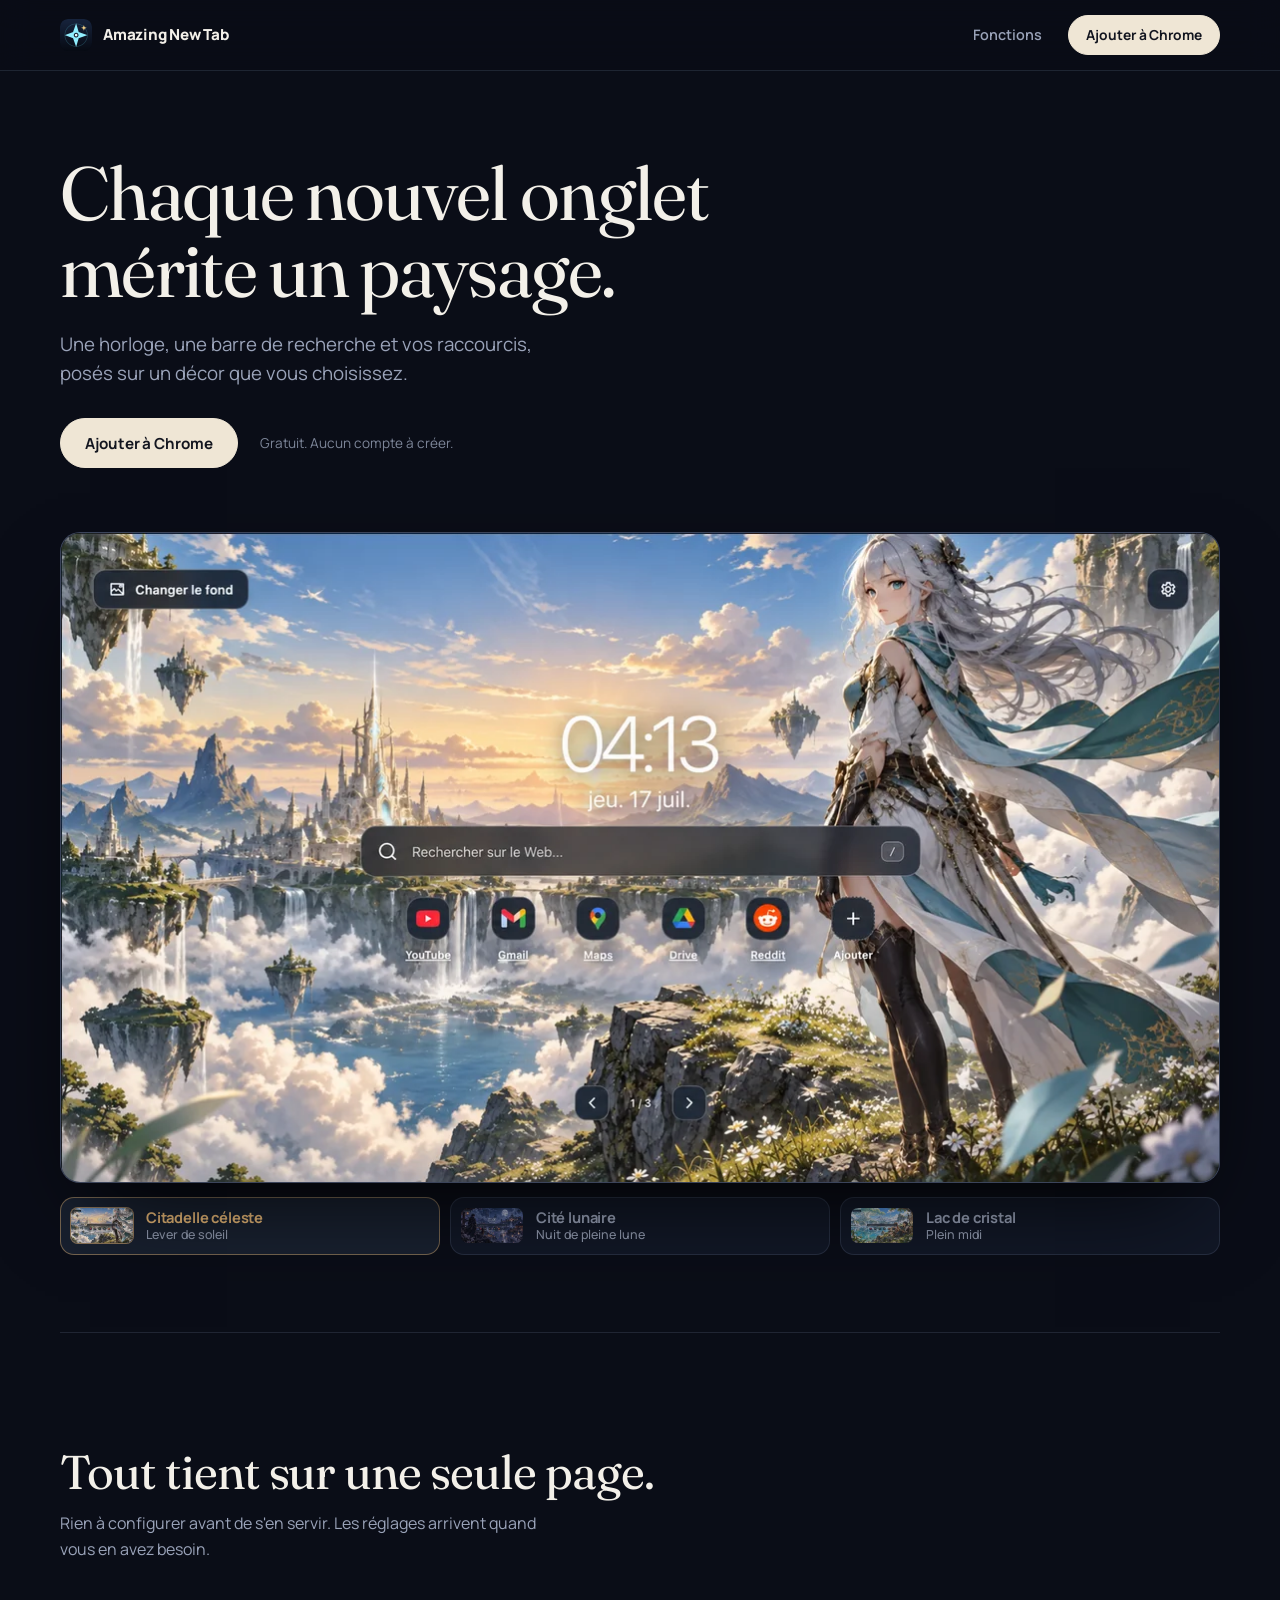
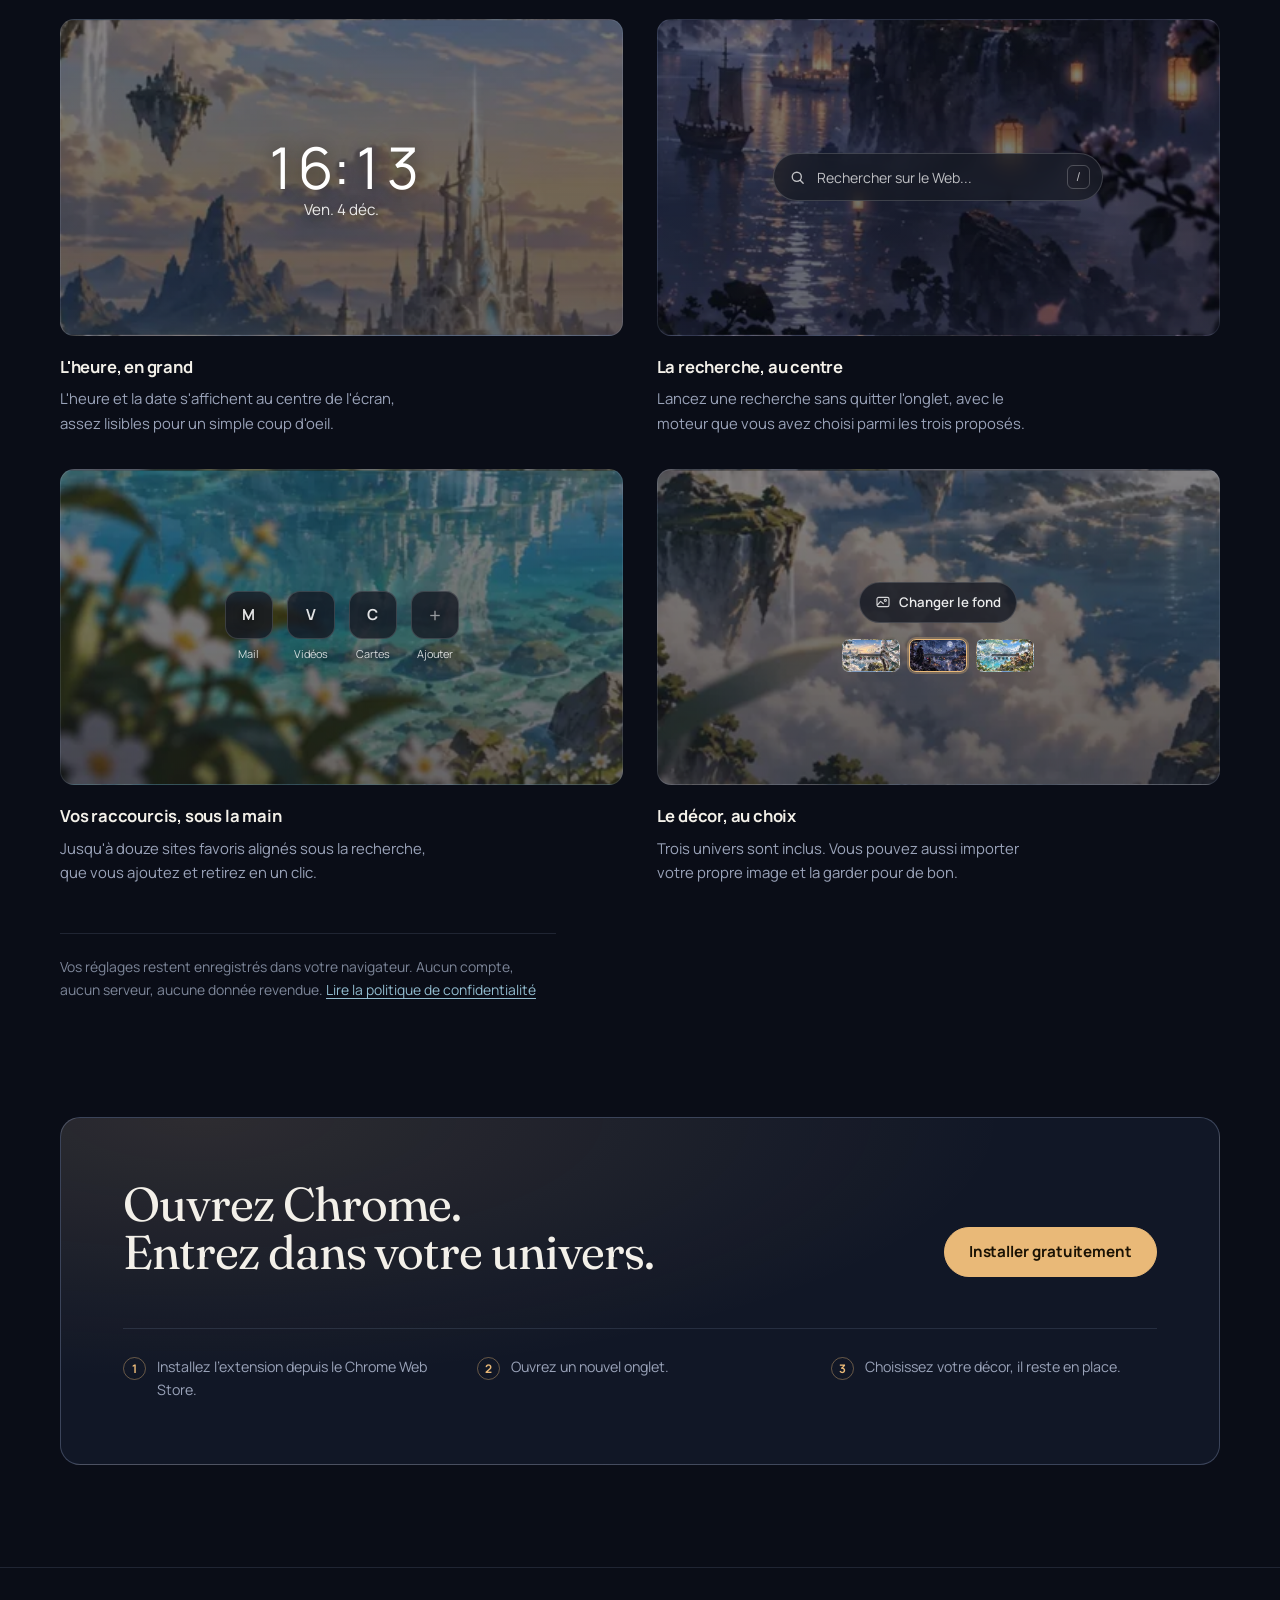
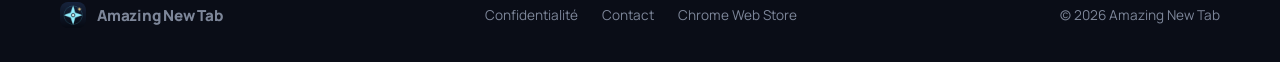
<file: index.html>
<!doctype html>
<html lang="fr">
<head>
  <meta charset="utf-8">
  <meta name="viewport" content="width=device-width, initial-scale=1">
  <title>Amazing New Tab - un nouvel onglet fantasy pour Chrome</title>
  <meta name="description" content="Horloge, recherche et raccourcis posés sur un décor fantasy. Extension Chrome gratuite, sans compte, entièrement personnalisable.">
  <meta name="theme-color" content="#0A0D17">
  <link rel="canonical" href="https://amazingnewtab.com/">
  <link rel="icon" type="image/png" href="/assets/icon-128.png">
  <link rel="apple-touch-icon" href="/assets/icon-128.png">

  <meta property="og:type" content="website">
  <meta property="og:site_name" content="Amazing New Tab">
  <meta property="og:locale" content="fr_FR">
  <meta property="og:title" content="Amazing New Tab - un nouvel onglet fantasy pour Chrome">
  <meta property="og:description" content="Horloge, recherche et raccourcis posés sur un décor que vous choisissez.">
  <meta property="og:url" content="https://amazingnewtab.com/">
  <meta property="og:image" content="https://amazingnewtab.com/assets/og-cover.jpg">
  <meta property="og:image:width" content="1200">
  <meta property="og:image:height" content="630">
  <meta property="og:image:alt" content="La page nouvel onglet Amazing New Tab affichant une citadelle céleste.">
  <meta name="twitter:card" content="summary_large_image">
  <meta name="twitter:title" content="Amazing New Tab - un nouvel onglet fantasy pour Chrome">
  <meta name="twitter:description" content="Horloge, recherche et raccourcis posés sur un décor que vous choisissez.">
  <meta name="twitter:image" content="https://amazingnewtab.com/assets/og-cover.jpg">

  <link rel="preconnect" href="https://fonts.googleapis.com">
  <link rel="preconnect" href="https://fonts.gstatic.com" crossorigin>
  <link rel="stylesheet" href="https://fonts.googleapis.com/css2?family=Fraunces:opsz,wght@9..144,300..700&family=Manrope:wght@400..800&display=swap">
  <link rel="preload" as="image" href="/assets/sky-citadel.webp" imagesrcset="/assets/sky-citadel-760.webp 760w, /assets/sky-citadel.webp 1161w" imagesizes="(max-width: 760px) 100vw, 1160px">
  <link rel="stylesheet" href="/styles.css">
  <script src="/script.js" defer></script>

  <script type="application/ld+json">
  {
    "@context": "https://schema.org",
    "@type": "SoftwareApplication",
    "name": "Amazing New Tab",
    "applicationCategory": "BrowserApplication",
    "operatingSystem": "Chrome",
    "url": "https://amazingnewtab.com/",
    "image": "https://amazingnewtab.com/assets/og-cover.jpg",
    "description": "Extension Chrome qui remplace la page nouvel onglet par une horloge, une recherche et des raccourcis posés sur un décor fantasy personnalisable.",
    "installUrl": "https://chromewebstore.google.com/detail/egckcghgdkoojlileojgndfmhhkcppio",
    "offers": { "@type": "Offer", "price": "0", "priceCurrency": "EUR" }
  }
  </script>
</head>
<body>
  <a class="skip-link" href="#contenu">Aller au contenu</a>

  <header class="topbar">
    <div class="topbar-in">
      <a class="brand" href="/">
        <img src="/assets/icon-128.png" alt="" width="32" height="32">
        <span>Amazing New Tab</span>
      </a>
      <nav class="topnav" aria-label="Navigation principale">
        <a href="#fonctions">Fonctions</a>
        <a class="btn btn-sm" href="https://chromewebstore.google.com/detail/egckcghgdkoojlileojgndfmhhkcppio?utm_source=item-share-cb" target="_blank" rel="noopener noreferrer">Ajouter à Chrome</a>
      </nav>
    </div>
  </header>

  <main id="contenu">

    <section class="hero">
      <div class="hero-copy">
        <h1>Chaque nouvel onglet<br>mérite un paysage.</h1>
        <p class="lede">Une horloge, une barre de recherche et vos raccourcis, posés sur un décor que vous choisissez.</p>
        <p class="cta-row">
          <a class="btn" href="https://chromewebstore.google.com/detail/egckcghgdkoojlileojgndfmhhkcppio?utm_source=item-share-cb" target="_blank" rel="noopener noreferrer">Ajouter à Chrome</a>
          <span class="note">Gratuit. Aucun compte à créer.</span>
        </p>
      </div>

      <div class="stage-block">
        <div class="stage">
          <img class="stage-img is-on" id="stage-a"
               src="/assets/sky-citadel.webp"
               srcset="/assets/sky-citadel-760.webp 760w, /assets/sky-citadel.webp 1161w"
               sizes="(max-width: 760px) 100vw, 1160px"
               alt="La page nouvel onglet affichant l'univers Citadelle céleste."
               width="1161" height="651" fetchpriority="high" decoding="async">
          <img class="stage-img" id="stage-b" alt="" aria-hidden="true"
               width="1161" height="651" decoding="async">
        </div>

        <div class="universe" role="group" aria-label="Choisir un univers">
          <button type="button" class="uni is-active" aria-pressed="true"
                  data-key="sky-citadel"
                  data-alt="La page nouvel onglet affichant l'univers Citadelle céleste.">
            <img class="uni-thumb" src="/assets/sky-citadel-thumb.webp" alt="" width="176" height="99" loading="lazy" decoding="async">
            <span class="uni-txt">
              <span class="uni-name">Citadelle céleste</span>
              <span class="uni-sub">Lever de soleil</span>
            </span>
          </button>
          <button type="button" class="uni" aria-pressed="false"
                  data-key="moon-city"
                  data-alt="La page nouvel onglet affichant l'univers Cité lunaire.">
            <img class="uni-thumb" src="/assets/moon-city-thumb.webp" alt="" width="176" height="99" loading="lazy" decoding="async">
            <span class="uni-txt">
              <span class="uni-name">Cité lunaire</span>
              <span class="uni-sub">Nuit de pleine lune</span>
            </span>
          </button>
          <button type="button" class="uni" aria-pressed="false"
                  data-key="crystal-lake"
                  data-alt="La page nouvel onglet affichant l'univers Lac de cristal.">
            <img class="uni-thumb" src="/assets/crystal-lake-thumb.webp" alt="" width="176" height="99" loading="lazy" decoding="async">
            <span class="uni-txt">
              <span class="uni-name">Lac de cristal</span>
              <span class="uni-sub">Plein midi</span>
            </span>
          </button>
        </div>
      </div>
    </section>

    <section class="fn-section" id="fonctions" aria-labelledby="fn-title">
      <div class="sec-head">
        <h2 id="fn-title">Tout tient sur une seule page.</h2>
        <p>Rien à configurer avant de s'en servir. Les réglages arrivent quand vous en avez besoin.</p>
      </div>

      <div class="fn-grid">

        <article class="fn">
          <div class="fn-demo" style="--tile:url('/assets/sky-citadel-tile.webp')">
            <div class="ui-clock">
              <span class="ui-time" id="ui-time">10:28</span>
              <span class="ui-date" id="ui-date">Jeu. 17 juil.</span>
            </div>
          </div>
          <h3>L'heure, en grand</h3>
          <p>L'heure et la date s'affichent au centre de l'écran, assez lisibles pour un simple coup d'oeil.</p>
        </article>

        <article class="fn">
          <div class="fn-demo" style="--tile:url('/assets/moon-city-tile.webp')">
            <div class="ui-search">
              <svg viewBox="0 0 24 24" aria-hidden="true" focusable="false">
                <circle cx="11" cy="11" r="6.4"></circle>
                <path d="M15.8 15.8 L20 20"></path>
              </svg>
              <span>Rechercher sur le Web...</span>
              <kbd>/</kbd>
            </div>
          </div>
          <h3>La recherche, au centre</h3>
          <p>Lancez une recherche sans quitter l'onglet, avec le moteur que vous avez choisi parmi les trois proposés.</p>
        </article>

        <article class="fn">
          <div class="fn-demo" style="--tile:url('/assets/crystal-lake-tile.webp')">
            <div class="ui-tiles">
              <span class="ui-shortcut"><span class="ui-tile">M</span>Mail</span>
              <span class="ui-shortcut"><span class="ui-tile">V</span>Vidéos</span>
              <span class="ui-shortcut"><span class="ui-tile">C</span>Cartes</span>
              <span class="ui-shortcut"><span class="ui-tile ui-tile-add">+</span>Ajouter</span>
            </div>
          </div>
          <h3>Vos raccourcis, sous la main</h3>
          <p>Jusqu'à douze sites favoris alignés sous la recherche, que vous ajoutez et retirez en un clic.</p>
        </article>

        <article class="fn">
          <div class="fn-demo" style="--tile:url('/assets/sky-citadel-tile2.webp')">
            <div class="ui-decor">
              <span class="ui-chip">
                <svg viewBox="0 0 24 24" aria-hidden="true" focusable="false">
                  <rect x="3" y="5" width="18" height="14" rx="2.5"></rect>
                  <path d="M3.5 16.5 8.5 11 13 15"></path>
                  <circle cx="15.5" cy="9.5" r="1.6"></circle>
                </svg>
                Changer le fond
              </span>
              <span class="ui-thumbs">
                <i style="background-image:url('/assets/sky-citadel-thumb.webp')"></i>
                <i class="is-on" style="background-image:url('/assets/moon-city-thumb.webp')"></i>
                <i style="background-image:url('/assets/crystal-lake-thumb.webp')"></i>
              </span>
            </div>
          </div>
          <h3>Le décor, au choix</h3>
          <p>Trois univers sont inclus. Vous pouvez aussi importer votre propre image et la garder pour de bon.</p>
        </article>

      </div>

      <p class="fn-note">Vos réglages restent enregistrés dans votre navigateur. Aucun compte, aucun serveur, aucune donnée revendue. <a href="/privacy/">Lire la politique de confidentialité</a></p>
    </section>

    <section class="closing" aria-labelledby="closing-title">
      <h2 id="closing-title">Ouvrez Chrome.<br>Entrez dans votre univers.</h2>
      <ol class="steps">
        <li><span class="step-n">1</span> Installez l'extension depuis le Chrome Web Store.</li>
        <li><span class="step-n">2</span> Ouvrez un nouvel onglet.</li>
        <li><span class="step-n">3</span> Choisissez votre décor, il reste en place.</li>
      </ol>
      <a class="btn btn-light" href="https://chromewebstore.google.com/detail/egckcghgdkoojlileojgndfmhhkcppio?utm_source=item-share-cb" target="_blank" rel="noopener noreferrer">Installer gratuitement</a>
    </section>

  </main>

  <footer class="site-footer">
    <div class="foot-in">
      <a class="brand" href="/">
        <img src="/assets/icon-128.png" alt="" width="26" height="26">
        <span>Amazing New Tab</span>
      </a>
      <nav aria-label="Navigation de pied de page">
        <a href="/privacy/">Confidentialité</a>
        <a href="mailto:contact@amazingnewtab.com">Contact</a>
        <a href="https://chromewebstore.google.com/detail/egckcghgdkoojlileojgndfmhhkcppio?utm_source=item-share-cb" target="_blank" rel="noopener noreferrer">Chrome Web Store</a>
      </nav>
      <p class="copyright">&copy; <span id="year">2026</span> Amazing New Tab</p>
    </div>
  </footer>
</body>
</html>
</file>
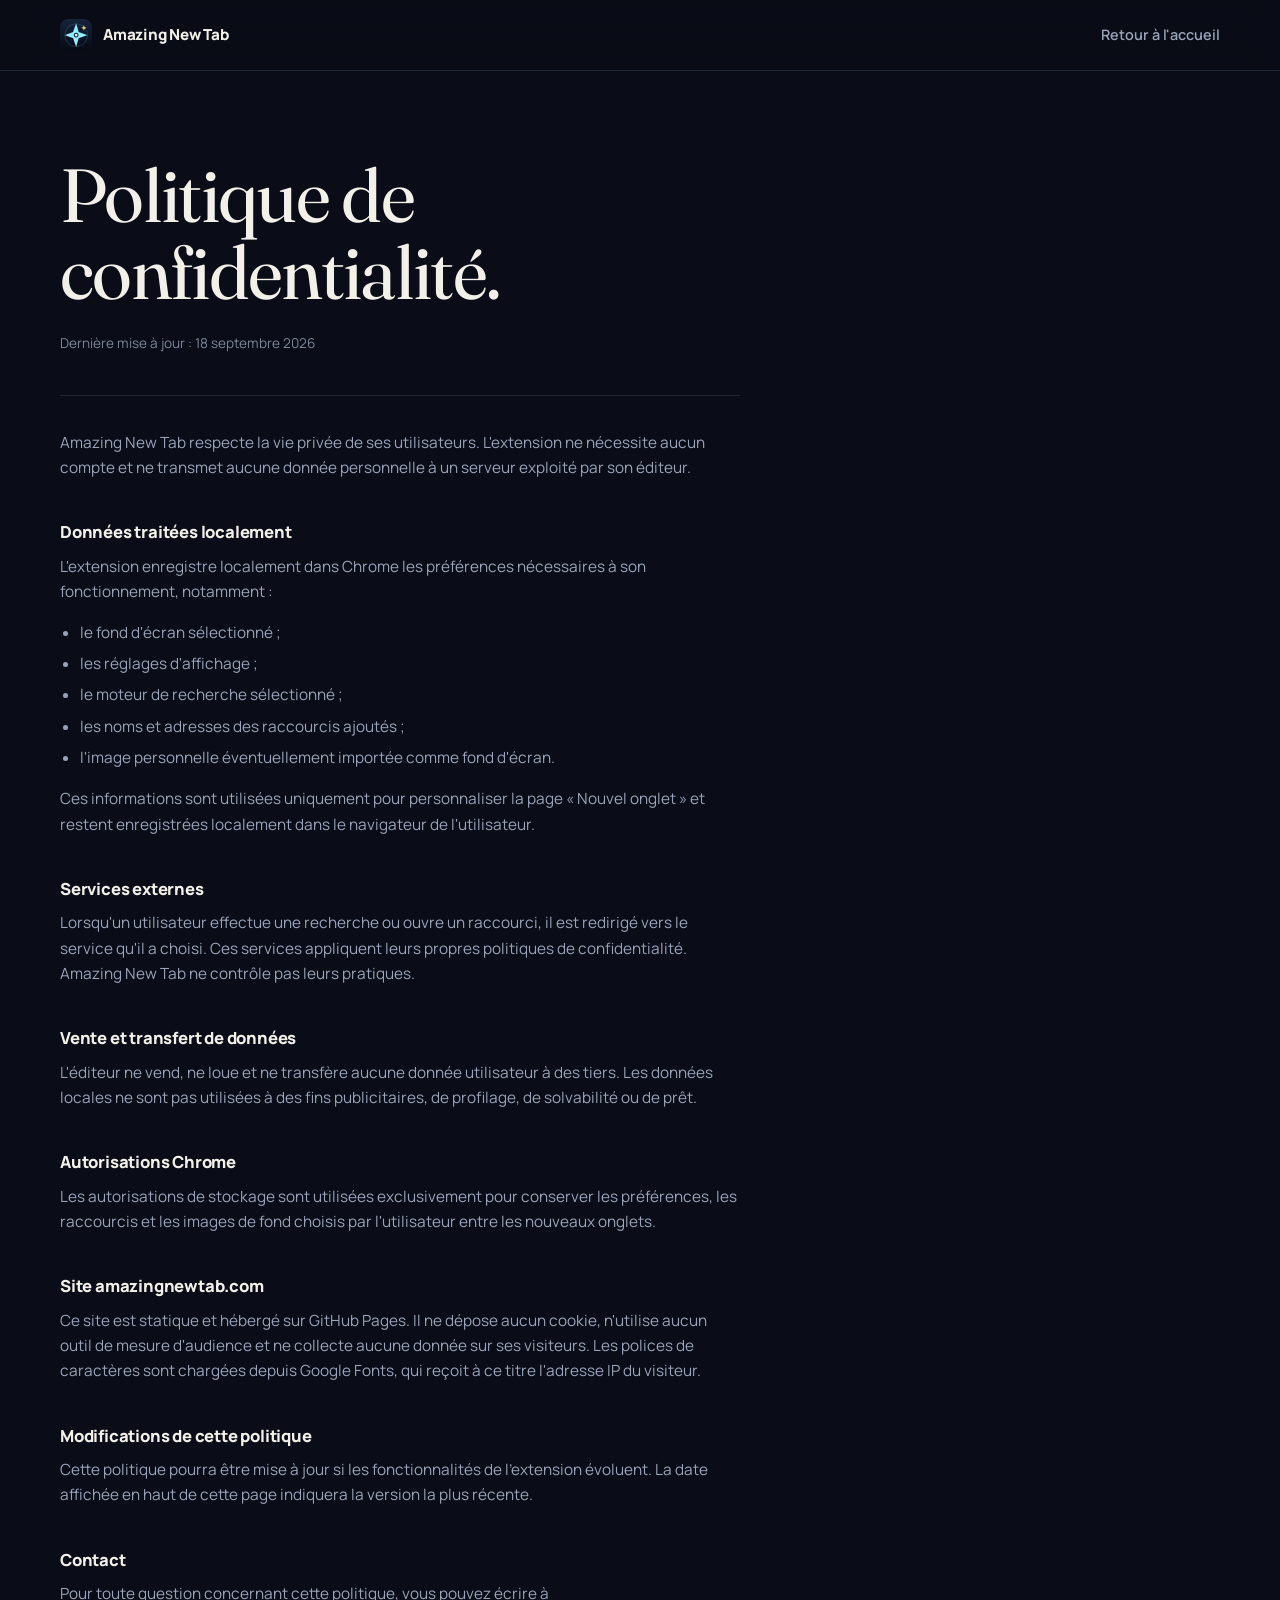
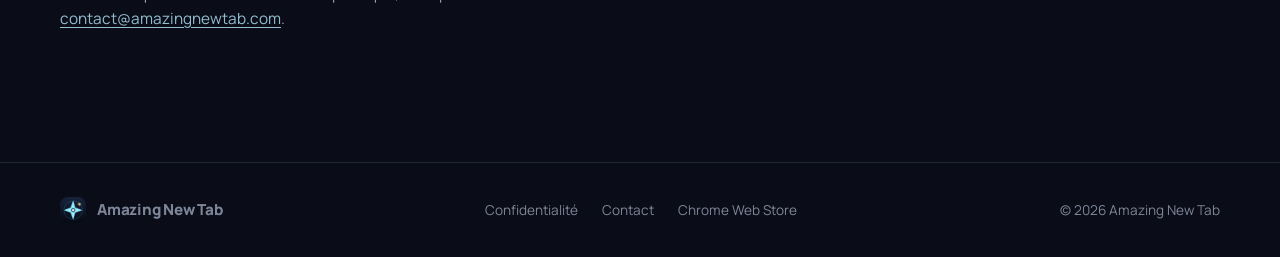
<file: privacy/index.html>
<!doctype html>
<html lang="fr">
<head>
  <meta charset="utf-8">
  <meta name="viewport" content="width=device-width, initial-scale=1">
  <title>Politique de confidentialité - Amazing New Tab</title>
  <meta name="description" content="Politique de confidentialité de l'extension Chrome Amazing New Tab : aucune donnée personnelle transmise, tout reste dans le navigateur.">
  <meta name="theme-color" content="#0A0D17">
  <link rel="canonical" href="https://amazingnewtab.com/privacy/">
  <link rel="icon" type="image/png" href="/assets/icon-128.png">
  <link rel="apple-touch-icon" href="/assets/icon-128.png">
  <meta property="og:type" content="article">
  <meta property="og:site_name" content="Amazing New Tab">
  <meta property="og:locale" content="fr_FR">
  <meta property="og:title" content="Politique de confidentialité - Amazing New Tab">
  <meta property="og:url" content="https://amazingnewtab.com/privacy/">
  <meta property="og:image" content="https://amazingnewtab.com/assets/og-cover.jpg">

  <link rel="preconnect" href="https://fonts.googleapis.com">
  <link rel="preconnect" href="https://fonts.gstatic.com" crossorigin>
  <link rel="stylesheet" href="https://fonts.googleapis.com/css2?family=Fraunces:opsz,wght@9..144,300..700&family=Manrope:wght@400..800&display=swap">
  <link rel="stylesheet" href="/styles.css">
  <script src="/script.js" defer></script>
</head>
<body>
  <a class="skip-link" href="#contenu">Aller au contenu</a>

  <header class="topbar">
    <div class="topbar-in">
      <a class="brand" href="/">
        <img src="/assets/icon-128.png" alt="" width="32" height="32">
        <span>Amazing New Tab</span>
      </a>
      <nav class="topnav" aria-label="Navigation principale">
        <a href="/">Retour à l'accueil</a>
      </nav>
    </div>
  </header>

  <main class="legal-main" id="contenu">
    <h1>Politique de confidentialité.</h1>
    <p class="legal-meta">Dernière mise à jour : 18 septembre 2026</p>

    <div class="legal-content">
      <p>Amazing New Tab respecte la vie privée de ses utilisateurs. L'extension ne nécessite aucun compte et ne transmet aucune donnée personnelle à un serveur exploité par son éditeur.</p>

      <h2>Données traitées localement</h2>
      <p>L'extension enregistre localement dans Chrome les préférences nécessaires à son fonctionnement, notamment :</p>
      <ul>
        <li>le fond d'écran sélectionné ;</li>
        <li>les réglages d'affichage ;</li>
        <li>le moteur de recherche sélectionné ;</li>
        <li>les noms et adresses des raccourcis ajoutés ;</li>
        <li>l'image personnelle éventuellement importée comme fond d'écran.</li>
      </ul>
      <p>Ces informations sont utilisées uniquement pour personnaliser la page « Nouvel onglet » et restent enregistrées localement dans le navigateur de l'utilisateur.</p>

      <h2>Services externes</h2>
      <p>Lorsqu'un utilisateur effectue une recherche ou ouvre un raccourci, il est redirigé vers le service qu'il a choisi. Ces services appliquent leurs propres politiques de confidentialité. Amazing New Tab ne contrôle pas leurs pratiques.</p>

      <h2>Vente et transfert de données</h2>
      <p>L'éditeur ne vend, ne loue et ne transfère aucune donnée utilisateur à des tiers. Les données locales ne sont pas utilisées à des fins publicitaires, de profilage, de solvabilité ou de prêt.</p>

      <h2>Autorisations Chrome</h2>
      <p>Les autorisations de stockage sont utilisées exclusivement pour conserver les préférences, les raccourcis et les images de fond choisis par l'utilisateur entre les nouveaux onglets.</p>

      <h2>Site amazingnewtab.com</h2>
      <p>Ce site est statique et hébergé sur GitHub Pages. Il ne dépose aucun cookie, n'utilise aucun outil de mesure d'audience et ne collecte aucune donnée sur ses visiteurs. Les polices de caractères sont chargées depuis Google Fonts, qui reçoit à ce titre l'adresse IP du visiteur.</p>

      <h2>Modifications de cette politique</h2>
      <p>Cette politique pourra être mise à jour si les fonctionnalités de l'extension évoluent. La date affichée en haut de cette page indiquera la version la plus récente.</p>

      <h2>Contact</h2>
      <p>Pour toute question concernant cette politique, vous pouvez écrire à <a href="mailto:contact@amazingnewtab.com">contact@amazingnewtab.com</a>.</p>
    </div>
  </main>

  <footer class="site-footer">
    <div class="foot-in">
      <a class="brand" href="/">
        <img src="/assets/icon-128.png" alt="" width="26" height="26">
        <span>Amazing New Tab</span>
      </a>
      <nav aria-label="Navigation de pied de page">
        <a href="/privacy/">Confidentialité</a>
        <a href="mailto:contact@amazingnewtab.com">Contact</a>
        <a href="https://chromewebstore.google.com/detail/egckcghgdkoojlileojgndfmhhkcppio?utm_source=item-share-cb" target="_blank" rel="noopener noreferrer">Chrome Web Store</a>
      </nav>
      <p class="copyright">&copy; <span id="year">2026</span> Amazing New Tab</p>
    </div>
  </footer>
</body>
</html>
</file>
<file: styles.css>
/* ==========================================================================
   Amazing New Tab - feuille de style
   Palette tirée des trois univers de l'extension :
   nuit bleu-violet, lumière de lanterne dorée, ciel pâle.
   ========================================================================== */

:root {
  --ink:        #0A0D17;
  --ink-2:      #111726;
  --ink-3:      #18202F;
  --veil:       rgba(176, 198, 240, .13);
  --veil-2:     rgba(176, 198, 240, .26);
  --text:       #F3F0E9;
  --muted:      #9AA3B9;
  --faint:      #7D8699;
  --gold:       #E9B978;
  --parchment:  #EFE6D5;
  --sky:        #93BDD0;

  --max:   1160px;
  --gutter: 24px;

  --sans:  Manrope, ui-sans-serif, -apple-system, BlinkMacSystemFont, "Segoe UI", sans-serif;
  --serif: Fraunces, "Iowan Old Style", Georgia, "Times New Roman", serif;

  --r-sm: 8px;
  --r-md: 14px;
  --r-lg: 20px;
}

*, *::before, *::after { box-sizing: border-box; }

html {
  background: var(--ink);
  scroll-behavior: smooth;
  -webkit-text-size-adjust: 100%;
}

body {
  margin: 0;
  background: var(--ink);
  color: var(--text);
  font-family: var(--sans);
  font-size: 16px;
  line-height: 1.65;
  -webkit-font-smoothing: antialiased;
  text-rendering: optimizeLegibility;
}

a   { color: inherit; text-decoration: none; }
img { display: block; max-width: 100%; }
button { font: inherit; color: inherit; }

h1, h2, h3, p, ol, ul { margin-top: 0; }

h1, h2 {
  font-family: var(--serif);
  font-weight: 400;
  font-optical-sizing: auto;
  letter-spacing: -.022em;
  line-height: 1.02;
}

h1 { font-size: clamp(2.65rem, 6.1vw, 4.7rem); margin-bottom: 22px; }
h2 { font-size: clamp(1.95rem, 3.7vw, 3rem); margin-bottom: 14px; }

h3 {
  margin: 0 0 8px;
  font-size: 1.04rem;
  font-weight: 700;
  letter-spacing: -.012em;
  line-height: 1.35;
}

::selection { background: var(--gold); color: #12151F; }

.wrap,
.topbar-in,
.hero,
.fn-section,
.closing,
.foot-in,
.legal-main {
  width: min(100% - (var(--gutter) * 2), var(--max));
  margin-inline: auto;
}

/* --- accessibilité ------------------------------------------------------ */

.skip-link {
  position: fixed;
  top: 12px;
  left: 12px;
  z-index: 100;
  padding: 11px 16px;
  border-radius: var(--r-sm);
  background: var(--parchment);
  color: #12151F;
  font-size: .86rem;
  font-weight: 700;
  transform: translateY(-200%);
}

.skip-link:focus { transform: translateY(0); }

a:focus-visible,
button:focus-visible {
  outline: 2px solid var(--gold);
  outline-offset: 3px;
  border-radius: 4px;
}

/* --- boutons ------------------------------------------------------------ */

.btn {
  display: inline-flex;
  align-items: center;
  justify-content: center;
  min-height: 50px;
  padding: 0 24px;
  border: 1px solid var(--parchment);
  border-radius: 999px;
  background: var(--parchment);
  color: #12151F;
  font-size: .95rem;
  font-weight: 700;
  letter-spacing: -.005em;
  white-space: nowrap;
  transition: background .18s ease, border-color .18s ease, transform .18s ease;
}

.btn:hover {
  background: #FFFFFF;
  border-color: #FFFFFF;
  transform: translateY(-1px);
}

.btn:active { transform: translateY(0); }

.btn-sm { min-height: 40px; padding: 0 17px; font-size: .86rem; }

.btn-light {
  background: var(--gold);
  border-color: var(--gold);
  color: #1A1204;
}

.btn-light:hover { background: #F6CE94; border-color: #F6CE94; }

/* --- barre supérieure --------------------------------------------------- */

.topbar {
  position: sticky;
  top: 0;
  z-index: 50;
  background: rgba(10, 13, 23, .78);
  backdrop-filter: blur(16px);
  -webkit-backdrop-filter: blur(16px);
  border-bottom: 1px solid var(--veil);
}

.topbar-in {
  display: flex;
  align-items: center;
  justify-content: space-between;
  gap: 20px;
  min-height: 70px;
}

.brand {
  display: inline-flex;
  align-items: center;
  gap: 11px;
  font-size: .95rem;
  font-weight: 800;
  letter-spacing: -.015em;
}

.brand img { border-radius: 8px; }

.topnav {
  display: flex;
  align-items: center;
  gap: 26px;
  font-size: .9rem;
  font-weight: 600;
}

.topnav > a:not(.btn) { color: var(--muted); transition: color .15s ease; }
.topnav > a:not(.btn):hover { color: var(--text); }

/* --- héros -------------------------------------------------------------- */

.hero { padding: clamp(48px, 7vw, 84px) 0 clamp(56px, 6vw, 86px); }

.hero-copy { max-width: 760px; margin-bottom: clamp(42px, 5vw, 64px); }

.lede {
  max-width: 45ch;
  margin-bottom: 30px;
  color: var(--muted);
  font-size: clamp(1.03rem, 1.5vw, 1.17rem);
  line-height: 1.55;
}

.cta-row {
  display: flex;
  align-items: center;
  flex-wrap: wrap;
  gap: 18px 22px;
  margin: 0;
}

.note { color: var(--faint); font-size: .85rem; }

/* scène produit */

.stage {
  position: relative;
  aspect-ratio: 1161 / 651;
  overflow: hidden;
  border: 1px solid var(--veil-2);
  border-radius: var(--r-lg);
  background: var(--ink-2);
  box-shadow: 0 40px 90px -30px rgba(0, 0, 0, .85);
}

.stage-img {
  position: absolute;
  inset: 0;
  width: 100%;
  height: 100%;
  object-fit: cover;
  opacity: 0;
  transition: opacity .45s ease;
}

.stage-img.is-on { opacity: 1; }

.universe {
  display: grid;
  grid-template-columns: repeat(3, 1fr);
  gap: 10px;
  margin-top: 14px;
}

.uni {
  display: flex;
  align-items: center;
  gap: 13px;
  padding: 10px 14px 10px 10px;
  border: 1px solid var(--veil);
  border-radius: var(--r-md);
  background: var(--ink-2);
  text-align: left;
  cursor: pointer;
  transition: background .18s ease, border-color .18s ease;
}

.uni:hover { background: var(--ink-3); border-color: var(--veil-2); }

.uni-thumb {
  flex: none;
  width: 62px;
  height: 35px;
  object-fit: cover;
  border-radius: 7px;
  opacity: .62;
  transition: opacity .18s ease, box-shadow .18s ease;
}

.uni-txt { min-width: 0; }

.uni-name {
  display: block;
  font-size: .92rem;
  font-weight: 700;
  letter-spacing: -.012em;
  line-height: 1.3;
  color: var(--muted);
  transition: color .18s ease;
  overflow: hidden;
  text-overflow: ellipsis;
  white-space: nowrap;
}

.uni-sub {
  display: block;
  color: #8F98AC;
  font-size: .78rem;
  font-weight: 500;
  line-height: 1.35;
}

.uni:hover .uni-thumb { opacity: .85; }

.uni.is-active {
  background: var(--ink-3);
  border-color: rgba(233, 185, 120, .45);
}

.uni.is-active .uni-name { color: var(--gold); }
.uni.is-active .uni-thumb { opacity: 1; box-shadow: 0 0 0 1px rgba(233, 185, 120, .55); }

/* --- fonctions ---------------------------------------------------------- */

.fn-section {
  padding: clamp(72px, 9vw, 120px) 0;
  border-top: 1px solid var(--veil);
}

.sec-head { max-width: 620px; margin-bottom: clamp(36px, 4.5vw, 56px); }
.sec-head p { max-width: 48ch; margin: 0; color: var(--muted); }

.fn-grid {
  display: grid;
  grid-template-columns: repeat(2, 1fr);
  gap: clamp(20px, 2.6vw, 34px);
}

.fn { min-width: 0; }

.fn-demo {
  display: grid;
  place-items: center;
  aspect-ratio: 16 / 9;
  margin-bottom: 20px;
  padding: 18px;
  overflow: hidden;
  border: 1px solid var(--veil);
  border-radius: var(--r-md);
  background-color: var(--ink-2);
  background-image: linear-gradient(rgba(8, 11, 20, .5), rgba(8, 11, 20, .62)), var(--tile);
  background-size: cover;
  background-position: center;
}

.fn p { margin: 0; max-width: 42ch; color: var(--muted); font-size: .93rem; }

/* maquettes d'interface reprises de l'extension */

.ui-clock { text-align: center; line-height: 1.05; }

.ui-time {
  display: block;
  font-size: clamp(2.6rem, 6vw, 3.6rem);
  font-weight: 400;
  letter-spacing: -.01em;
  color: #fff;
  font-variant-numeric: tabular-nums;
  text-shadow: 0 2px 18px rgba(0, 0, 0, .55);
}

.ui-date {
  display: block;
  margin-top: 4px;
  font-size: .95rem;
  color: rgba(255, 255, 255, .88);
  text-shadow: 0 2px 12px rgba(0, 0, 0, .55);
}

.ui-search {
  display: flex;
  align-items: center;
  gap: 11px;
  width: min(100%, 330px);
  padding: 11px 12px 11px 15px;
  border: 1px solid rgba(255, 255, 255, .17);
  border-radius: 999px;
  background: rgba(22, 26, 36, .78);
  backdrop-filter: blur(8px);
  -webkit-backdrop-filter: blur(8px);
  font-size: .88rem;
  color: rgba(255, 255, 255, .72);
}

.ui-search svg {
  flex: none;
  width: 17px;
  height: 17px;
  fill: none;
  stroke: rgba(255, 255, 255, .72);
  stroke-width: 1.9;
  stroke-linecap: round;
}

.ui-search span { flex: 1; min-width: 0; overflow: hidden; text-overflow: ellipsis; white-space: nowrap; }

.ui-search kbd {
  flex: none;
  padding: 1px 8px;
  border: 1px solid rgba(255, 255, 255, .22);
  border-radius: 6px;
  font-family: var(--sans);
  font-size: .76rem;
}

.ui-tiles { display: flex; gap: 14px; }

.ui-shortcut {
  display: grid;
  justify-items: center;
  gap: 6px;
  font-size: .68rem;
  color: rgba(255, 255, 255, .82);
  text-shadow: 0 1px 8px rgba(0, 0, 0, .7);
}

.ui-tile {
  display: grid;
  place-items: center;
  width: 48px;
  height: 48px;
  border: 1px solid rgba(255, 255, 255, .15);
  border-radius: 13px;
  background: rgba(22, 26, 36, .8);
  font-size: .95rem;
  font-weight: 700;
  color: rgba(255, 255, 255, .88);
}

.ui-tile-add { color: rgba(255, 255, 255, .55); font-weight: 400; font-size: 1.3rem; }

.ui-decor { display: grid; justify-items: center; gap: 16px; }

.ui-chip {
  display: inline-flex;
  align-items: center;
  gap: 8px;
  padding: 9px 15px;
  border: 1px solid rgba(255, 255, 255, .15);
  border-radius: 999px;
  background: rgba(22, 26, 36, .82);
  font-size: .83rem;
  font-weight: 600;
  color: rgba(255, 255, 255, .9);
}

.ui-chip svg {
  width: 16px;
  height: 16px;
  fill: none;
  stroke: rgba(255, 255, 255, .8);
  stroke-width: 1.7;
  stroke-linejoin: round;
}

.ui-thumbs { display: flex; gap: 9px; }

.ui-thumbs i {
  width: 58px;
  height: 33px;
  border: 1px solid rgba(255, 255, 255, .18);
  border-radius: 7px;
  background-size: cover;
  background-position: center;
}

.ui-thumbs i.is-on { border-color: var(--gold); box-shadow: 0 0 0 2px rgba(233, 185, 120, .3); }

.fn-note {
  max-width: 62ch;
  margin: clamp(34px, 4vw, 48px) 0 0;
  padding-top: 22px;
  border-top: 1px solid var(--veil);
  color: var(--faint);
  font-size: .87rem;
}

.fn-note a { color: var(--sky); text-decoration: underline; text-underline-offset: 3px; }
.fn-note a:hover { color: var(--text); }

/* --- appel final -------------------------------------------------------- */

.closing {
  display: grid;
  grid-template-columns: 1.1fr auto;
  align-items: end;
  gap: clamp(32px, 4vw, 56px);
  margin-bottom: clamp(70px, 8vw, 110px);
  padding: clamp(40px, 5vw, 62px);
  border: 1px solid var(--veil-2);
  border-radius: var(--r-lg);
  background:
    radial-gradient(120% 130% at 12% 0%, rgba(233, 185, 120, .13), transparent 58%),
    var(--ink-2);
}

.closing h2 { grid-column: 1; grid-row: 1; margin: 0; }

.closing > .btn { grid-column: 2; grid-row: 1; justify-self: end; align-self: end; }

.steps {
  grid-column: 1 / -1;
  grid-row: 2;
  display: grid;
  grid-template-columns: repeat(3, 1fr);
  gap: 18px 28px;
  margin: 0;
  padding: 26px 0 0;
  border-top: 1px solid var(--veil);
  list-style: none;
  color: var(--muted);
  font-size: .89rem;
}

.steps li { display: flex; align-items: flex-start; gap: 11px; }

.step-n {
  flex: none;
  display: grid;
  place-items: center;
  width: 23px;
  height: 23px;
  margin-top: 2px;
  border: 1px solid rgba(233, 185, 120, .4);
  border-radius: 50%;
  color: var(--gold);
  font-size: .74rem;
  font-weight: 700;
}

/* --- pied de page ------------------------------------------------------- */

.site-footer { border-top: 1px solid var(--veil); }

.foot-in {
  display: flex;
  align-items: center;
  justify-content: space-between;
  flex-wrap: wrap;
  gap: 18px 32px;
  padding: 34px 0;
  color: var(--faint);
  font-size: .85rem;
}

.foot-in p { margin: 0; }
.foot-in nav { display: flex; flex-wrap: wrap; gap: 8px 24px; }
.foot-in nav a { transition: color .15s ease; }
.foot-in nav a:hover { color: var(--text); }

/* --- pages secondaires -------------------------------------------------- */

.legal-main { padding: clamp(50px, 7vw, 86px) 0 clamp(70px, 9vw, 120px); }
.legal-main h1 { max-width: 16ch; }

.legal-meta { margin-bottom: 40px; color: var(--faint); font-size: .85rem; }

.legal-content { max-width: 68ch; padding-top: 34px; border-top: 1px solid var(--veil); }

.legal-content h2 {
  margin: 40px 0 10px;
  font-family: var(--sans);
  font-size: 1.04rem;
  font-weight: 800;
  letter-spacing: -.012em;
  line-height: 1.4;
}

.legal-content p,
.legal-content li { color: var(--muted); font-size: .96rem; }
.legal-content ul { padding-left: 20px; }
.legal-content li { margin-bottom: 6px; }

.legal-content a { color: var(--sky); text-decoration: underline; text-underline-offset: 3px; }
.legal-content a:hover { color: var(--text); }

.not-found {
  display: grid;
  place-items: center;
  min-height: 72vh;
  padding: 60px var(--gutter);
  text-align: center;
}

.not-found h1 { font-size: clamp(4.5rem, 16vw, 9rem); margin-bottom: 10px; }
.not-found p { margin-bottom: 28px; color: var(--muted); }

/* --- adaptations écran -------------------------------------------------- */

@media (max-width: 860px) {
  .closing { grid-template-columns: 1fr; align-items: start; }
  .closing h2 { grid-column: 1; grid-row: 1; }
  .steps { grid-column: 1; grid-row: 2; grid-template-columns: 1fr; gap: 12px; }
  .closing > .btn { grid-column: 1; grid-row: 3; justify-self: start; }
}

@media (max-width: 760px) {
  :root { --gutter: 18px; }

  h1 { font-size: clamp(2.35rem, 10.5vw, 3.4rem); }

  .topnav > a:not(.btn) { display: none; }
  .brand span { font-size: .88rem; }

  .hero { padding-top: 44px; }
  .lede { font-size: 1.02rem; }
  .cta-row { align-items: stretch; flex-direction: column; gap: 12px; }
  .cta-row .btn { width: 100%; }

  .stage { aspect-ratio: 4 / 3; }
  .stage-img { object-position: 66% 46%; }

  .universe { grid-template-columns: 1fr; gap: 8px; }
  .uni { padding: 8px 14px 8px 8px; }
  .uni-thumb { width: 54px; height: 31px; }

  .fn-grid { grid-template-columns: 1fr; gap: 32px; }
  .fn-demo { aspect-ratio: 16 / 10; }
  .ui-thumbs i { width: 50px; height: 29px; }

  .foot-in { align-items: flex-start; flex-direction: column; gap: 16px; }
}

@media (prefers-reduced-motion: reduce) {
  html { scroll-behavior: auto; }
  *, *::before, *::after {
    transition-duration: .01ms !important;
    animation-duration: .01ms !important;
    animation-iteration-count: 1 !important;
  }
}

/* décalage des ancres sous la barre collante */
[id] { scroll-margin-top: 90px; }
</file>
